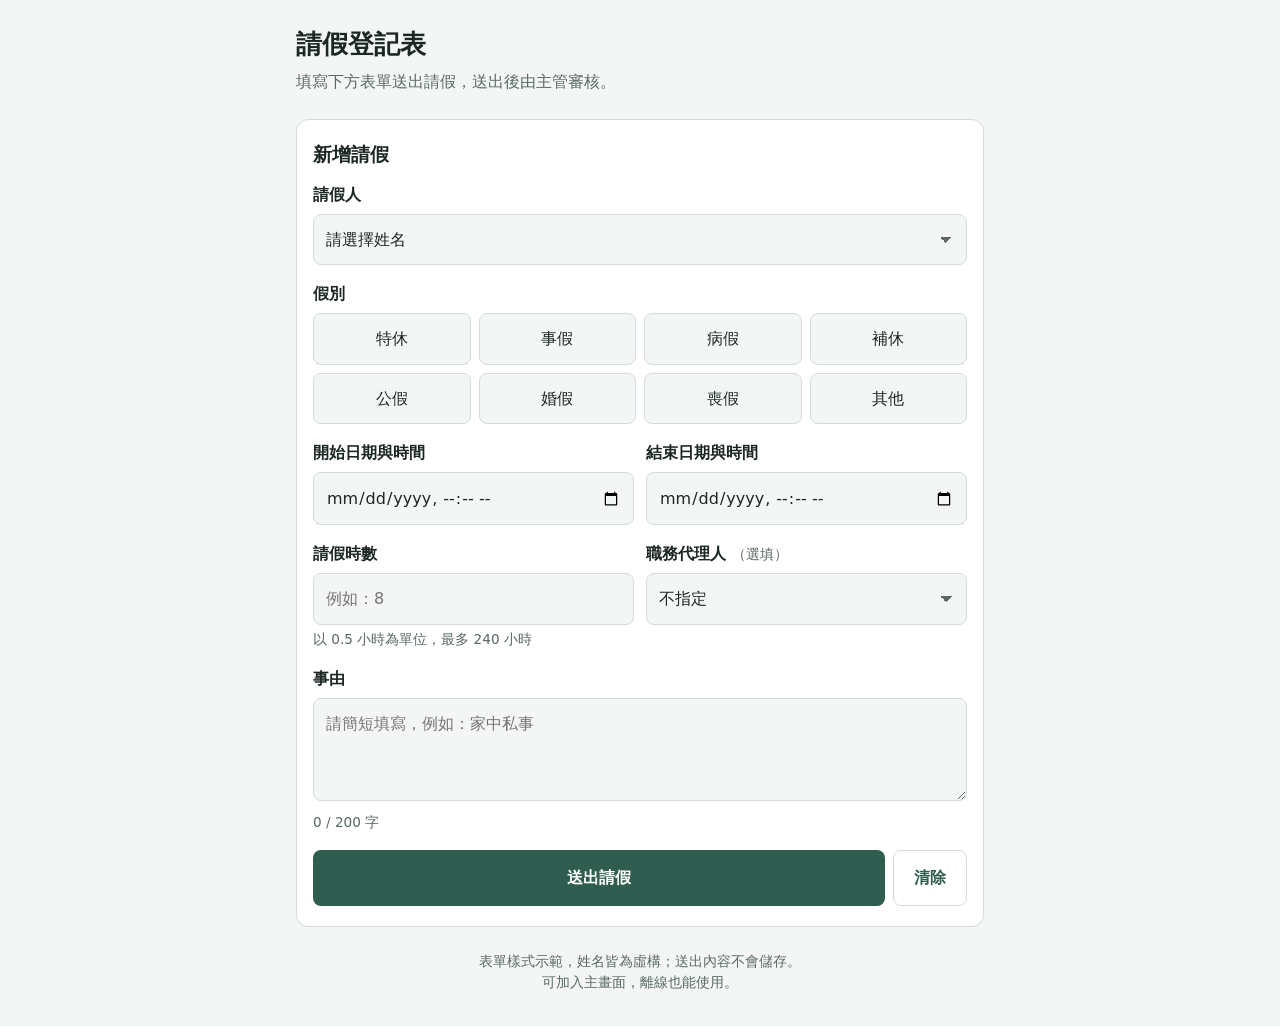
<file: 請假登記表/pwa/index.html>
<!doctype html>
<html lang="zh-Hant">
<head>
<meta charset="utf-8">
<meta name="viewport" content="width=device-width, initial-scale=1">
<title>請假登記表</title>
<meta name="theme-color" content="#2f5d50">
<meta name="description" content="請假登記表示範：可安裝到手機桌面，離線也能填寫。">
<!-- PWA：安裝到手機桌面用的設定與圖示 -->
<link rel="manifest" href="manifest.webmanifest">
<link rel="icon" type="image/png" sizes="192x192" href="icons/icon-192.png">
<link rel="apple-touch-icon" href="icons/apple-touch-icon.png">
<meta name="mobile-web-app-capable" content="yes">
<meta name="apple-mobile-web-app-capable" content="yes">
<meta name="apple-mobile-web-app-title" content="請假登記">
<meta name="apple-mobile-web-app-status-bar-style" content="default">
<!--
  請假登記表：PWA 版（由 ../表單樣式.html 改成可安裝的網頁 App）
  ・不連任何外部網址或資料庫；manifest、service worker、圖示都在同一個資料夾。
  ・第一次開啟後會存進手機，之後離線也能打開填寫。
  ・送出後只在畫面上顯示填寫內容，不會儲存；重新整理就會清空。
  ・姓名皆為虛構。
-->
<style>
  :root {
    --bg: #f3f6f5;
    --card: #ffffff;
    --text: #1c2724;
    --muted: #5a6964;
    --border: #d2dcd8;
    --primary: #2f5d50;
    --primary-hover: #234a3f;
    --ok-bg: #e6f4ea;
    --ok-text: #1e6b34;
    --err-bg: #fdecea;
    --err-text: #a12622;
    --radius: 12px;
  }
  @media (prefers-color-scheme: dark) {
    :root:not([data-theme="light"]) {
      --bg: #121816;
      --card: #1a2320;
      --text: #e4ece9;
      --muted: #98a8a2;
      --border: #2e3b37;
      --primary: #5fae95;
      --primary-hover: #7cc2ab;
      --ok-bg: #173323;
      --ok-text: #8fd9a8;
      --err-bg: #3a1c1b;
      --err-text: #f2a19c;
    }
  }

  * { box-sizing: border-box; }
  [hidden] { display: none !important; }

  body {
    margin: 0;
    background: var(--bg);
    color: var(--text);
    font-family: system-ui, -apple-system, "PingFang TC", "Microsoft JhengHei", "Noto Sans TC", sans-serif;
    font-size: 16px;
    line-height: 1.6;
  }
  main, .site-header { max-width: 720px; margin: 0 auto; padding-left: 16px; padding-right: 16px; }
  .site-header { padding-top: 24px; padding-bottom: 8px; }
  .site-header h1 { margin: 0; font-size: 1.6rem; }
  .site-header p { margin: 4px 0 0; color: var(--muted); }
  main { padding-bottom: 24px; }
  .site-footer { text-align: center; color: var(--muted); font-size: 0.85rem; padding: 0 16px 32px; }

  .card {
    background: var(--card);
    border: 1px solid var(--border);
    border-radius: var(--radius);
    padding: 20px 16px;
    margin-top: 16px;
  }
  .card h2 { margin: 0 0 12px; font-size: 1.2rem; }

  .field { margin: 0 0 16px; padding: 0; border: 0; min-width: 0; }
  .field > label, .field > legend { display: block; font-weight: 600; margin-bottom: 6px; padding: 0; }
  .optional { font-weight: 400; color: var(--muted); font-size: 0.9rem; }
  .hint { display: block; color: var(--muted); font-size: 0.85rem; margin-top: 4px; }

  .two-col { display: grid; grid-template-columns: 1fr; gap: 0 12px; }
  @media (min-width: 560px) { .two-col { grid-template-columns: 1fr 1fr; } }

  input, select, textarea {
    width: 100%;
    min-width: 0;
    min-height: 48px;
    font: inherit;
    color: inherit;
    background: var(--bg);
    border: 1px solid var(--border);
    border-radius: 8px;
    padding: 12px;
  }
  select {
    appearance: none;
    -webkit-appearance: none;
    background-image: linear-gradient(45deg, transparent 50%, var(--muted) 50%),
                      linear-gradient(135deg, var(--muted) 50%, transparent 50%);
    background-position: calc(100% - 20px) 50%, calc(100% - 14px) 50%;
    background-size: 6px 6px;
    background-repeat: no-repeat;
    padding-right: 36px;
  }
  input[type="datetime-local"] { -webkit-appearance: none; appearance: none; }
  textarea { resize: vertical; min-height: 90px; }
  input:focus, select:focus, textarea:focus { outline: 2px solid var(--primary); outline-offset: 1px; }
  .field.invalid input, .field.invalid select, .field.invalid textarea { border-color: var(--err-text); }

  .choices { display: grid; grid-template-columns: repeat(4, 1fr); gap: 8px; }
  .choice { position: relative; min-width: 0; }
  .choice input { position: absolute; opacity: 0; width: 1px; height: 1px; min-height: 0; }
  .choice span {
    display: block;
    text-align: center;
    padding: 12px 4px;
    border: 1px solid var(--border);
    border-radius: 8px;
    background: var(--bg);
    cursor: pointer;
    user-select: none;
  }
  .choice input:checked + span { background: var(--primary); border-color: var(--primary); color: #fff; font-weight: 600; }
  .choice input:focus-visible + span { outline: 2px solid var(--primary); outline-offset: 2px; }
  .field.invalid .choice span { border-color: var(--err-text); }

  .buttons { display: flex; gap: 8px; }
  button {
    font: inherit;
    font-weight: 600;
    border: 0;
    border-radius: 8px;
    padding: 14px 20px;
    cursor: pointer;
    background: var(--primary);
    color: #fff;
  }
  button:hover { background: var(--primary-hover); }
  button.primary { flex: 1; }
  button.secondary { background: transparent; color: var(--primary); border: 1px solid var(--border); }
  button.secondary:hover { background: var(--bg); }

  .message { margin: 12px 0 0; padding: 12px; border-radius: 8px; }
  .message.ok { background: var(--ok-bg); color: var(--ok-text); }
  .message.error { background: var(--err-bg); color: var(--err-text); }

  .summary { margin: 0; display: grid; grid-template-columns: max-content 1fr; gap: 6px 16px; }
  .summary dt { color: var(--muted); }
  .summary dd { margin: 0; overflow-wrap: anywhere; white-space: pre-wrap; }
  .status { display: inline-block; padding: 1px 10px; border-radius: 999px; border: 1px solid #8a6100; color: #8a6100; font-size: 0.85rem; }
  @media (prefers-color-scheme: dark) { :root:not([data-theme="light"]) .status { border-color: #e0b54a; color: #e0b54a; } }
</style>
</head>
<body>
  <header class="site-header">
    <h1>請假登記表</h1>
    <p>填寫下方表單送出請假，送出後由主管審核。</p>
  </header>

  <main>
    <section class="card" aria-labelledby="form-title">
      <h2 id="form-title">新增請假</h2>
      <form id="leave-form" novalidate>
        <div class="field">
          <label for="applicant">請假人</label>
          <select id="applicant" name="applicant" required>
            <option value="">請選擇姓名</option>
          </select>
        </div>

        <fieldset class="field">
          <legend>假別</legend>
          <div class="choices">
            <label class="choice"><input type="radio" name="leave_type" value="特休"><span>特休</span></label>
            <label class="choice"><input type="radio" name="leave_type" value="事假"><span>事假</span></label>
            <label class="choice"><input type="radio" name="leave_type" value="病假"><span>病假</span></label>
            <label class="choice"><input type="radio" name="leave_type" value="補休"><span>補休</span></label>
            <label class="choice"><input type="radio" name="leave_type" value="公假"><span>公假</span></label>
            <label class="choice"><input type="radio" name="leave_type" value="婚假"><span>婚假</span></label>
            <label class="choice"><input type="radio" name="leave_type" value="喪假"><span>喪假</span></label>
            <label class="choice"><input type="radio" name="leave_type" value="其他"><span>其他</span></label>
          </div>
        </fieldset>

        <div class="two-col">
          <div class="field">
            <label for="start_at">開始日期與時間</label>
            <input id="start_at" name="start_at" type="datetime-local">
          </div>
          <div class="field">
            <label for="end_at">結束日期與時間</label>
            <input id="end_at" name="end_at" type="datetime-local">
          </div>
        </div>

        <div class="two-col">
          <div class="field">
            <label for="hours">請假時數</label>
            <input id="hours" name="hours" type="number" inputmode="decimal" min="0.5" max="240" step="0.5" placeholder="例如：8">
            <small class="hint">以 0.5 小時為單位，最多 240 小時</small>
          </div>
          <div class="field">
            <label for="deputy">職務代理人 <span class="optional">（選填）</span></label>
            <select id="deputy" name="deputy">
              <option value="">不指定</option>
            </select>
          </div>
        </div>

        <div class="field">
          <label for="reason">事由</label>
          <textarea id="reason" name="reason" rows="3" maxlength="200" placeholder="請簡短填寫，例如：家中私事"></textarea>
          <small class="hint"><span id="reason-count">0</span> / 200 字</small>
        </div>

        <div class="buttons">
          <button type="submit" class="primary">送出請假</button>
          <button type="reset" class="secondary">清除</button>
        </div>
        <p id="form-message" class="message" role="status" aria-live="polite" hidden></p>
      </form>
    </section>

    <section id="result" class="card" aria-labelledby="result-title" hidden>
      <h2 id="result-title">剛剛填寫的內容</h2>
      <dl id="summary" class="summary"></dl>
    </section>
  </main>

  <footer class="site-footer">表單樣式示範，姓名皆為虛構；送出內容不會儲存。<br>可加入主畫面，離線也能使用。</footer>

<script>
(function () {
  "use strict";

  // 10 位虛構同仁
  var NAMES = ["陳虛構", "林範例", "王假名", "張測試", "黃示範", "李演示", "吳模擬", "周樣本", "鄭編造", "劉虛擬"];

  var form = document.getElementById("leave-form");
  var applicant = document.getElementById("applicant");
  var deputy = document.getElementById("deputy");
  var reason = document.getElementById("reason");
  var reasonCount = document.getElementById("reason-count");
  var message = document.getElementById("form-message");
  var result = document.getElementById("result");
  var summary = document.getElementById("summary");

  NAMES.forEach(function (name) {
    applicant.add(new Option(name, name));
    deputy.add(new Option(name, name));
  });

  // 代理人不能選自己：請假人改變時，把同名的代理人選項停用
  function syncDeputy() {
    Array.prototype.forEach.call(deputy.options, function (opt) {
      opt.disabled = opt.value !== "" && opt.value === applicant.value;
    });
    if (deputy.value && deputy.value === applicant.value) deputy.value = "";
  }

  function setInvalid(el, bad) {
    el.closest(".field").classList.toggle("invalid", bad);
  }

  function showMessage(text, type) {
    message.textContent = text;
    message.className = "message " + type;
    message.hidden = false;
  }

  function formatLocal(value) {
    var d = new Date(value);
    if (isNaN(d.getTime())) return "";
    return new Intl.DateTimeFormat("zh-TW", {
      year: "numeric", month: "2-digit", day: "2-digit", weekday: "short",
      hour: "2-digit", minute: "2-digit", hour12: false,
    }).format(d);
  }

  function checkedType() {
    var el = form.querySelector('input[name="leave_type"]:checked');
    return el ? el.value : "";
  }

  form.addEventListener("submit", function (e) {
    e.preventDefault();
    var errors = [];
    function check(el, bad, text) { setInvalid(el, bad); if (bad) errors.push(text); }

    var type = checkedType();
    var start = form.start_at.value, end = form.end_at.value;
    var hoursText = form.hours.value.trim(), hours = Number(hoursText);
    var why = reason.value.trim();

    check(applicant, !applicant.value, "請選擇「請假人」");
    check(form.querySelector('input[name="leave_type"]'), !type, "請選擇「假別」");
    check(form.start_at, !start, "請填寫「開始日期與時間」");
    check(form.end_at, !end, "請填寫「結束日期與時間」");
    if (start && end && new Date(end) <= new Date(start)) check(form.end_at, true, "結束時間必須晚於開始時間");
    var hoursOk = hoursText !== "" && hours > 0 && hours <= 240 && hours * 2 === Math.floor(hours * 2);
    check(form.hours, !hoursOk, "「請假時數」需介於 0.5 到 240，且以 0.5 小時為單位");
    check(reason, !why, "請填寫「事由」");

    if (errors.length) {
      showMessage(errors.join("；") + "。", "error");
      result.hidden = true;
      return;
    }

    var rows = [
      ["請假人", applicant.value],
      ["假別", type],
      ["開始", formatLocal(start)],
      ["結束", formatLocal(end)],
      ["時數", hours + " 小時"],
      ["職務代理人", deputy.value || "不指定"],
      ["事由", why],
      ["審核狀態", null],
    ];
    summary.replaceChildren();
    rows.forEach(function (r) {
      var dt = document.createElement("dt");
      var dd = document.createElement("dd");
      dt.textContent = r[0];
      if (r[1] === null) {
        var tag = document.createElement("span");
        tag.className = "status";
        tag.textContent = "待審核";
        dd.appendChild(tag);
      } else {
        dd.textContent = r[1];
      }
      summary.appendChild(dt);
      summary.appendChild(dd);
    });
    result.hidden = false;
    showMessage("已送出請假（示範，不會儲存）。", "ok");
    result.scrollIntoView({ behavior: "smooth", block: "start" });
  });

  form.addEventListener("reset", function () {
    message.hidden = true;
    result.hidden = true;
    form.querySelectorAll(".field.invalid").forEach(function (f) { f.classList.remove("invalid"); });
    setTimeout(function () { syncDeputy(); reasonCount.textContent = "0"; });
  });

  form.addEventListener("input", function (e) {
    var f = e.target.closest(".field");
    if (f) f.classList.remove("invalid");
  });
  form.addEventListener("change", function (e) {
    var f = e.target.closest(".field");
    if (f) f.classList.remove("invalid");
  });
  applicant.addEventListener("change", syncDeputy);
  reason.addEventListener("input", function () { reasonCount.textContent = String(reason.value.length); });

  // PWA：註冊 service worker，讓網頁可以安裝並離線使用
  if ("serviceWorker" in navigator) {
    window.addEventListener("load", function () {
      navigator.serviceWorker.register("sw.js").catch(function () {
        // 直接用檔案打開（file://）時無法註冊，表單照常可用
      });
    });
  }
})();
</script>
</body>
</html>
</file>
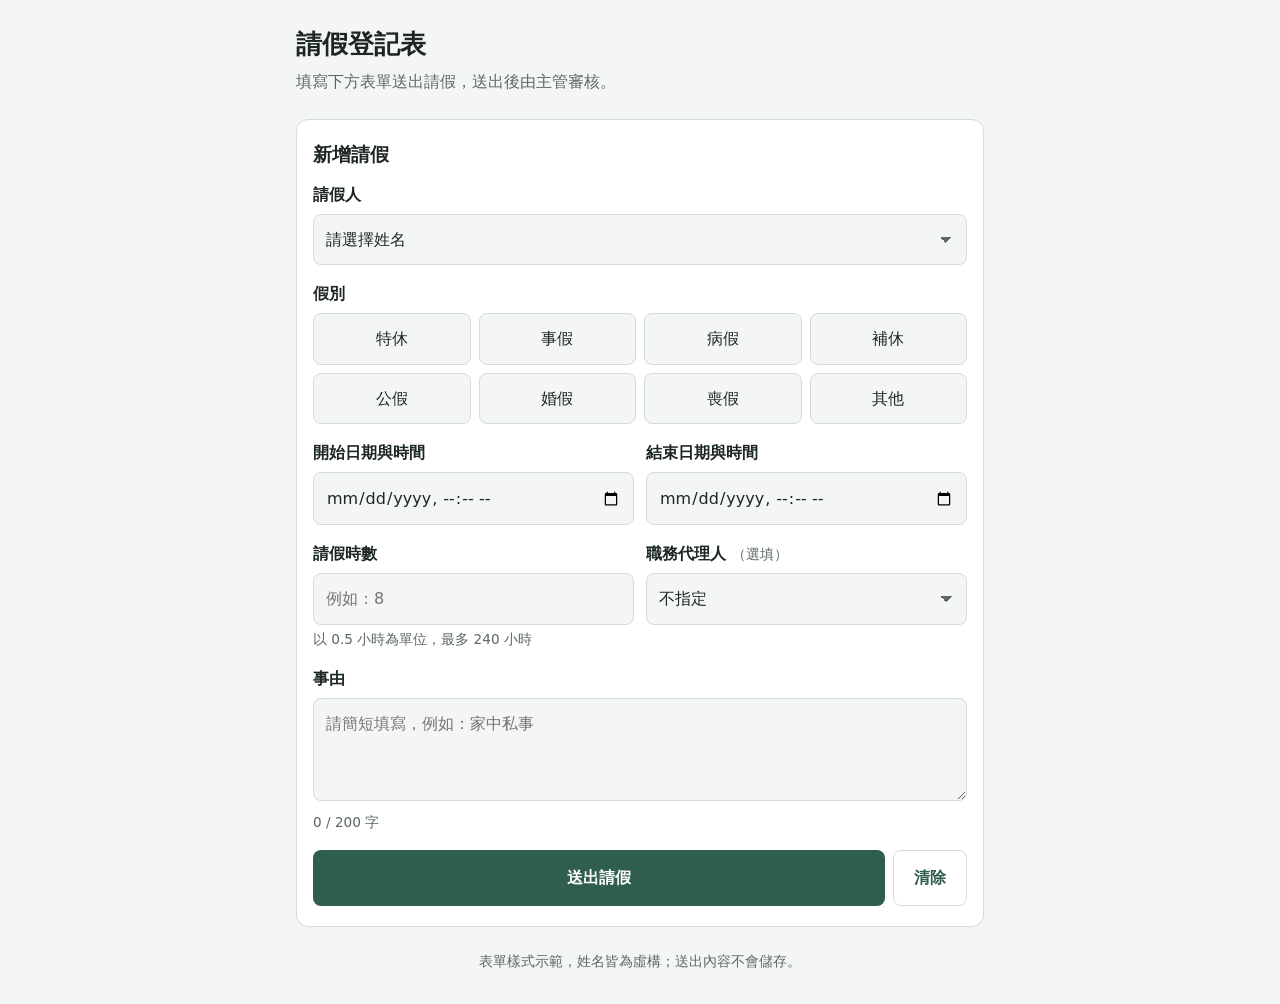
<file: 請假登記表/表單樣式.html>
<!doctype html>
<html lang="zh-Hant">
<head>
<meta charset="utf-8">
<meta name="viewport" content="width=device-width, initial-scale=1">
<title>請假登記表（表單樣式）</title>
<!--
  請假登記表：表單樣式
  ・單一檔案，不連任何網址或資料庫，直接用瀏覽器打開即可填寫。
  ・送出後只在畫面上顯示填寫內容，不會儲存；重新整理就會清空。
  ・姓名皆為虛構。
-->
<style>
  :root {
    --bg: #f3f6f5;
    --card: #ffffff;
    --text: #1c2724;
    --muted: #5a6964;
    --border: #d2dcd8;
    --primary: #2f5d50;
    --primary-hover: #234a3f;
    --ok-bg: #e6f4ea;
    --ok-text: #1e6b34;
    --err-bg: #fdecea;
    --err-text: #a12622;
    --radius: 12px;
  }
  @media (prefers-color-scheme: dark) {
    :root:not([data-theme="light"]) {
      --bg: #121816;
      --card: #1a2320;
      --text: #e4ece9;
      --muted: #98a8a2;
      --border: #2e3b37;
      --primary: #5fae95;
      --primary-hover: #7cc2ab;
      --ok-bg: #173323;
      --ok-text: #8fd9a8;
      --err-bg: #3a1c1b;
      --err-text: #f2a19c;
    }
  }

  * { box-sizing: border-box; }
  [hidden] { display: none !important; }

  body {
    margin: 0;
    background: var(--bg);
    color: var(--text);
    font-family: system-ui, -apple-system, "PingFang TC", "Microsoft JhengHei", "Noto Sans TC", sans-serif;
    font-size: 16px;
    line-height: 1.6;
  }
  main, .site-header { max-width: 720px; margin: 0 auto; padding-left: 16px; padding-right: 16px; }
  .site-header { padding-top: 24px; padding-bottom: 8px; }
  .site-header h1 { margin: 0; font-size: 1.6rem; }
  .site-header p { margin: 4px 0 0; color: var(--muted); }
  main { padding-bottom: 24px; }
  .site-footer { text-align: center; color: var(--muted); font-size: 0.85rem; padding: 0 16px 32px; }

  .card {
    background: var(--card);
    border: 1px solid var(--border);
    border-radius: var(--radius);
    padding: 20px 16px;
    margin-top: 16px;
  }
  .card h2 { margin: 0 0 12px; font-size: 1.2rem; }

  .field { margin: 0 0 16px; padding: 0; border: 0; min-width: 0; }
  .field > label, .field > legend { display: block; font-weight: 600; margin-bottom: 6px; padding: 0; }
  .optional { font-weight: 400; color: var(--muted); font-size: 0.9rem; }
  .hint { display: block; color: var(--muted); font-size: 0.85rem; margin-top: 4px; }

  .two-col { display: grid; grid-template-columns: 1fr; gap: 0 12px; }
  @media (min-width: 560px) { .two-col { grid-template-columns: 1fr 1fr; } }

  input, select, textarea {
    width: 100%;
    min-width: 0;
    min-height: 48px;
    font: inherit;
    color: inherit;
    background: var(--bg);
    border: 1px solid var(--border);
    border-radius: 8px;
    padding: 12px;
  }
  select {
    appearance: none;
    -webkit-appearance: none;
    background-image: linear-gradient(45deg, transparent 50%, var(--muted) 50%),
                      linear-gradient(135deg, var(--muted) 50%, transparent 50%);
    background-position: calc(100% - 20px) 50%, calc(100% - 14px) 50%;
    background-size: 6px 6px;
    background-repeat: no-repeat;
    padding-right: 36px;
  }
  input[type="datetime-local"] { -webkit-appearance: none; appearance: none; }
  textarea { resize: vertical; min-height: 90px; }
  input:focus, select:focus, textarea:focus { outline: 2px solid var(--primary); outline-offset: 1px; }
  .field.invalid input, .field.invalid select, .field.invalid textarea { border-color: var(--err-text); }

  .choices { display: grid; grid-template-columns: repeat(4, 1fr); gap: 8px; }
  .choice { position: relative; min-width: 0; }
  .choice input { position: absolute; opacity: 0; width: 1px; height: 1px; min-height: 0; }
  .choice span {
    display: block;
    text-align: center;
    padding: 12px 4px;
    border: 1px solid var(--border);
    border-radius: 8px;
    background: var(--bg);
    cursor: pointer;
    user-select: none;
  }
  .choice input:checked + span { background: var(--primary); border-color: var(--primary); color: #fff; font-weight: 600; }
  .choice input:focus-visible + span { outline: 2px solid var(--primary); outline-offset: 2px; }
  .field.invalid .choice span { border-color: var(--err-text); }

  .buttons { display: flex; gap: 8px; }
  button {
    font: inherit;
    font-weight: 600;
    border: 0;
    border-radius: 8px;
    padding: 14px 20px;
    cursor: pointer;
    background: var(--primary);
    color: #fff;
  }
  button:hover { background: var(--primary-hover); }
  button.primary { flex: 1; }
  button.secondary { background: transparent; color: var(--primary); border: 1px solid var(--border); }
  button.secondary:hover { background: var(--bg); }

  .message { margin: 12px 0 0; padding: 12px; border-radius: 8px; }
  .message.ok { background: var(--ok-bg); color: var(--ok-text); }
  .message.error { background: var(--err-bg); color: var(--err-text); }

  .summary { margin: 0; display: grid; grid-template-columns: max-content 1fr; gap: 6px 16px; }
  .summary dt { color: var(--muted); }
  .summary dd { margin: 0; overflow-wrap: anywhere; white-space: pre-wrap; }
  .status { display: inline-block; padding: 1px 10px; border-radius: 999px; border: 1px solid #8a6100; color: #8a6100; font-size: 0.85rem; }
  @media (prefers-color-scheme: dark) { :root:not([data-theme="light"]) .status { border-color: #e0b54a; color: #e0b54a; } }
</style>
</head>
<body>
  <header class="site-header">
    <h1>請假登記表</h1>
    <p>填寫下方表單送出請假，送出後由主管審核。</p>
  </header>

  <main>
    <section class="card" aria-labelledby="form-title">
      <h2 id="form-title">新增請假</h2>
      <form id="leave-form" novalidate>
        <div class="field">
          <label for="applicant">請假人</label>
          <select id="applicant" name="applicant" required>
            <option value="">請選擇姓名</option>
          </select>
        </div>

        <fieldset class="field">
          <legend>假別</legend>
          <div class="choices">
            <label class="choice"><input type="radio" name="leave_type" value="特休"><span>特休</span></label>
            <label class="choice"><input type="radio" name="leave_type" value="事假"><span>事假</span></label>
            <label class="choice"><input type="radio" name="leave_type" value="病假"><span>病假</span></label>
            <label class="choice"><input type="radio" name="leave_type" value="補休"><span>補休</span></label>
            <label class="choice"><input type="radio" name="leave_type" value="公假"><span>公假</span></label>
            <label class="choice"><input type="radio" name="leave_type" value="婚假"><span>婚假</span></label>
            <label class="choice"><input type="radio" name="leave_type" value="喪假"><span>喪假</span></label>
            <label class="choice"><input type="radio" name="leave_type" value="其他"><span>其他</span></label>
          </div>
        </fieldset>

        <div class="two-col">
          <div class="field">
            <label for="start_at">開始日期與時間</label>
            <input id="start_at" name="start_at" type="datetime-local">
          </div>
          <div class="field">
            <label for="end_at">結束日期與時間</label>
            <input id="end_at" name="end_at" type="datetime-local">
          </div>
        </div>

        <div class="two-col">
          <div class="field">
            <label for="hours">請假時數</label>
            <input id="hours" name="hours" type="number" inputmode="decimal" min="0.5" max="240" step="0.5" placeholder="例如：8">
            <small class="hint">以 0.5 小時為單位，最多 240 小時</small>
          </div>
          <div class="field">
            <label for="deputy">職務代理人 <span class="optional">（選填）</span></label>
            <select id="deputy" name="deputy">
              <option value="">不指定</option>
            </select>
          </div>
        </div>

        <div class="field">
          <label for="reason">事由</label>
          <textarea id="reason" name="reason" rows="3" maxlength="200" placeholder="請簡短填寫，例如：家中私事"></textarea>
          <small class="hint"><span id="reason-count">0</span> / 200 字</small>
        </div>

        <div class="buttons">
          <button type="submit" class="primary">送出請假</button>
          <button type="reset" class="secondary">清除</button>
        </div>
        <p id="form-message" class="message" role="status" aria-live="polite" hidden></p>
      </form>
    </section>

    <section id="result" class="card" aria-labelledby="result-title" hidden>
      <h2 id="result-title">剛剛填寫的內容</h2>
      <dl id="summary" class="summary"></dl>
    </section>
  </main>

  <footer class="site-footer">表單樣式示範，姓名皆為虛構；送出內容不會儲存。</footer>

<script>
(function () {
  "use strict";

  // 10 位虛構同仁
  var NAMES = ["陳虛構", "林範例", "王假名", "張測試", "黃示範", "李演示", "吳模擬", "周樣本", "鄭編造", "劉虛擬"];

  var form = document.getElementById("leave-form");
  var applicant = document.getElementById("applicant");
  var deputy = document.getElementById("deputy");
  var reason = document.getElementById("reason");
  var reasonCount = document.getElementById("reason-count");
  var message = document.getElementById("form-message");
  var result = document.getElementById("result");
  var summary = document.getElementById("summary");

  NAMES.forEach(function (name) {
    applicant.add(new Option(name, name));
    deputy.add(new Option(name, name));
  });

  // 代理人不能選自己：請假人改變時，把同名的代理人選項停用
  function syncDeputy() {
    Array.prototype.forEach.call(deputy.options, function (opt) {
      opt.disabled = opt.value !== "" && opt.value === applicant.value;
    });
    if (deputy.value && deputy.value === applicant.value) deputy.value = "";
  }

  function setInvalid(el, bad) {
    el.closest(".field").classList.toggle("invalid", bad);
  }

  function showMessage(text, type) {
    message.textContent = text;
    message.className = "message " + type;
    message.hidden = false;
  }

  function formatLocal(value) {
    var d = new Date(value);
    if (isNaN(d.getTime())) return "";
    return new Intl.DateTimeFormat("zh-TW", {
      year: "numeric", month: "2-digit", day: "2-digit", weekday: "short",
      hour: "2-digit", minute: "2-digit", hour12: false,
    }).format(d);
  }

  function checkedType() {
    var el = form.querySelector('input[name="leave_type"]:checked');
    return el ? el.value : "";
  }

  form.addEventListener("submit", function (e) {
    e.preventDefault();
    var errors = [];
    function check(el, bad, text) { setInvalid(el, bad); if (bad) errors.push(text); }

    var type = checkedType();
    var start = form.start_at.value, end = form.end_at.value;
    var hoursText = form.hours.value.trim(), hours = Number(hoursText);
    var why = reason.value.trim();

    check(applicant, !applicant.value, "請選擇「請假人」");
    check(form.querySelector('input[name="leave_type"]'), !type, "請選擇「假別」");
    check(form.start_at, !start, "請填寫「開始日期與時間」");
    check(form.end_at, !end, "請填寫「結束日期與時間」");
    if (start && end && new Date(end) <= new Date(start)) check(form.end_at, true, "結束時間必須晚於開始時間");
    var hoursOk = hoursText !== "" && hours > 0 && hours <= 240 && hours * 2 === Math.floor(hours * 2);
    check(form.hours, !hoursOk, "「請假時數」需介於 0.5 到 240，且以 0.5 小時為單位");
    check(reason, !why, "請填寫「事由」");

    if (errors.length) {
      showMessage(errors.join("；") + "。", "error");
      result.hidden = true;
      return;
    }

    var rows = [
      ["請假人", applicant.value],
      ["假別", type],
      ["開始", formatLocal(start)],
      ["結束", formatLocal(end)],
      ["時數", hours + " 小時"],
      ["職務代理人", deputy.value || "不指定"],
      ["事由", why],
      ["審核狀態", null],
    ];
    summary.replaceChildren();
    rows.forEach(function (r) {
      var dt = document.createElement("dt");
      var dd = document.createElement("dd");
      dt.textContent = r[0];
      if (r[1] === null) {
        var tag = document.createElement("span");
        tag.className = "status";
        tag.textContent = "待審核";
        dd.appendChild(tag);
      } else {
        dd.textContent = r[1];
      }
      summary.appendChild(dt);
      summary.appendChild(dd);
    });
    result.hidden = false;
    showMessage("已送出請假（示範，不會儲存）。", "ok");
    result.scrollIntoView({ behavior: "smooth", block: "start" });
  });

  form.addEventListener("reset", function () {
    message.hidden = true;
    result.hidden = true;
    form.querySelectorAll(".field.invalid").forEach(function (f) { f.classList.remove("invalid"); });
    setTimeout(function () { syncDeputy(); reasonCount.textContent = "0"; });
  });

  form.addEventListener("input", function (e) {
    var f = e.target.closest(".field");
    if (f) f.classList.remove("invalid");
  });
  form.addEventListener("change", function (e) {
    var f = e.target.closest(".field");
    if (f) f.classList.remove("invalid");
  });
  applicant.addEventListener("change", syncDeputy);
  reason.addEventListener("input", function () { reasonCount.textContent = String(reason.value.length); });
})();
</script>
</body>
</html>
</file>
